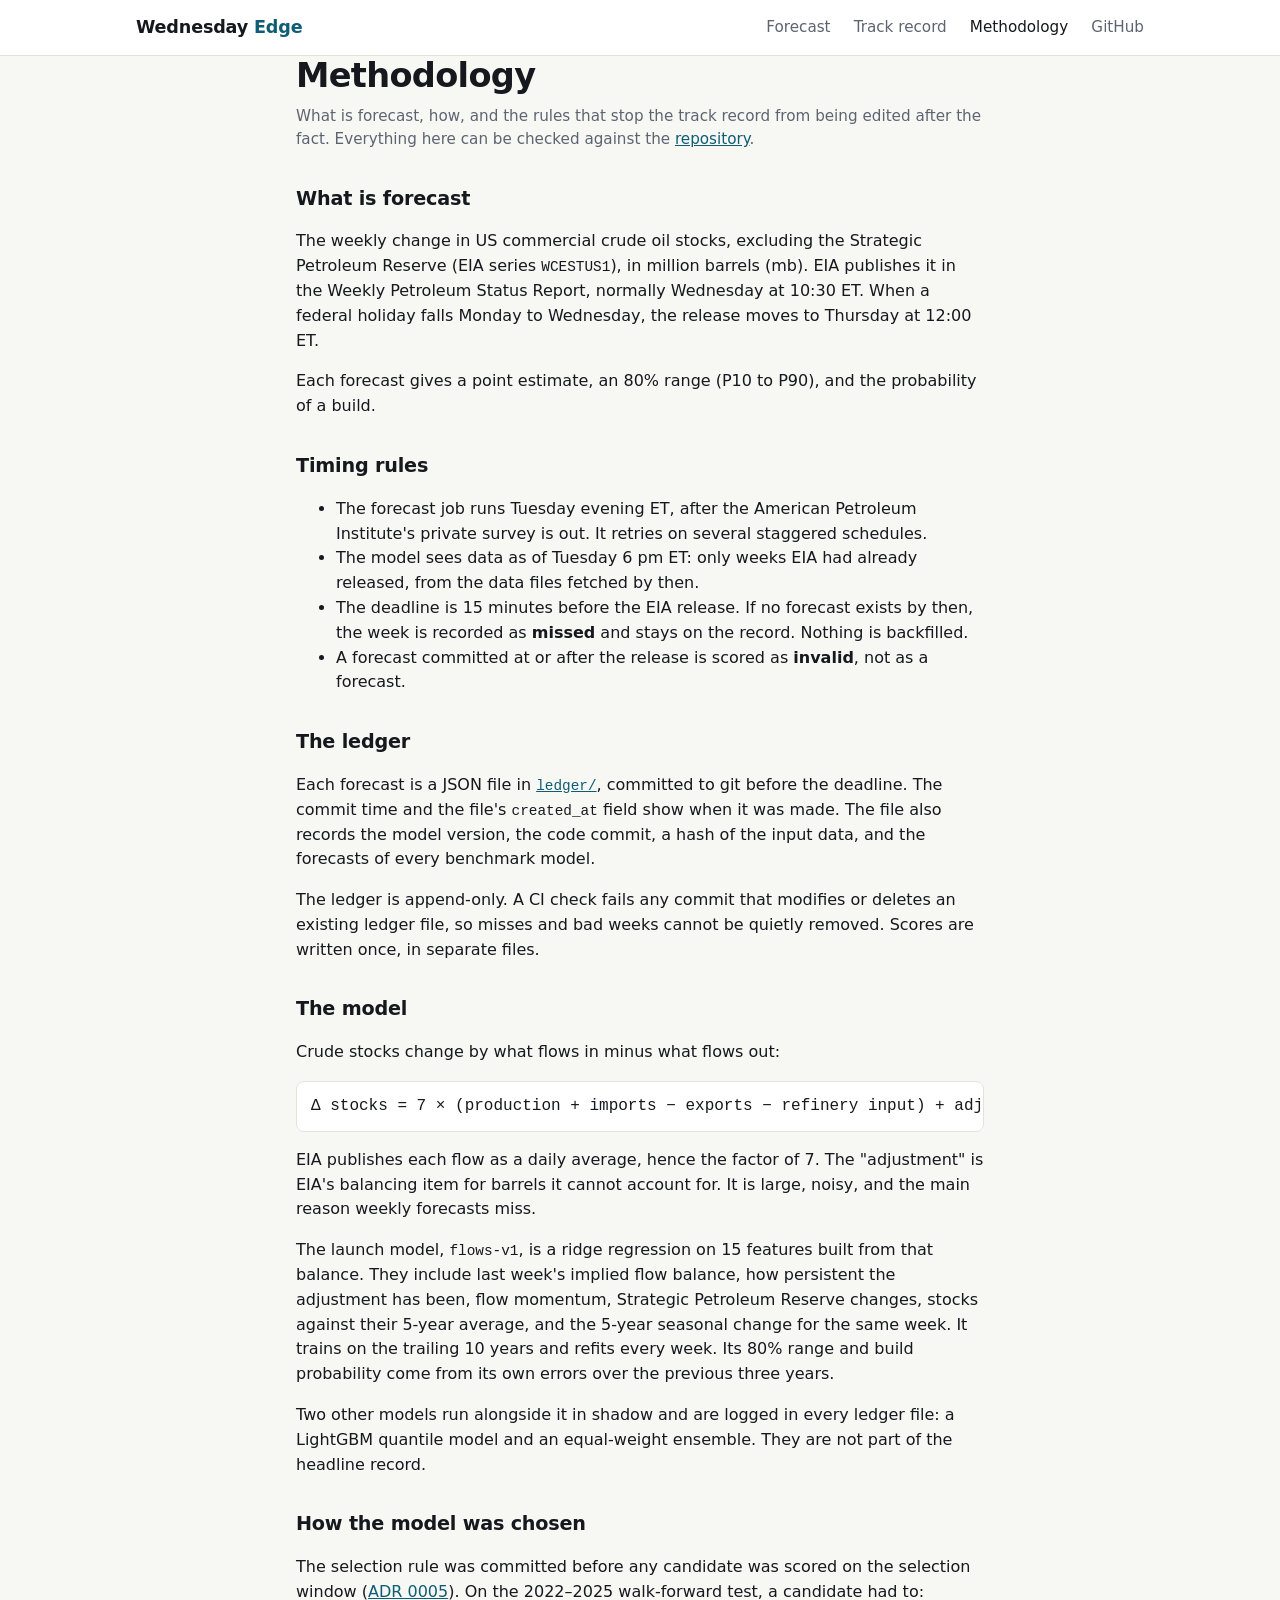
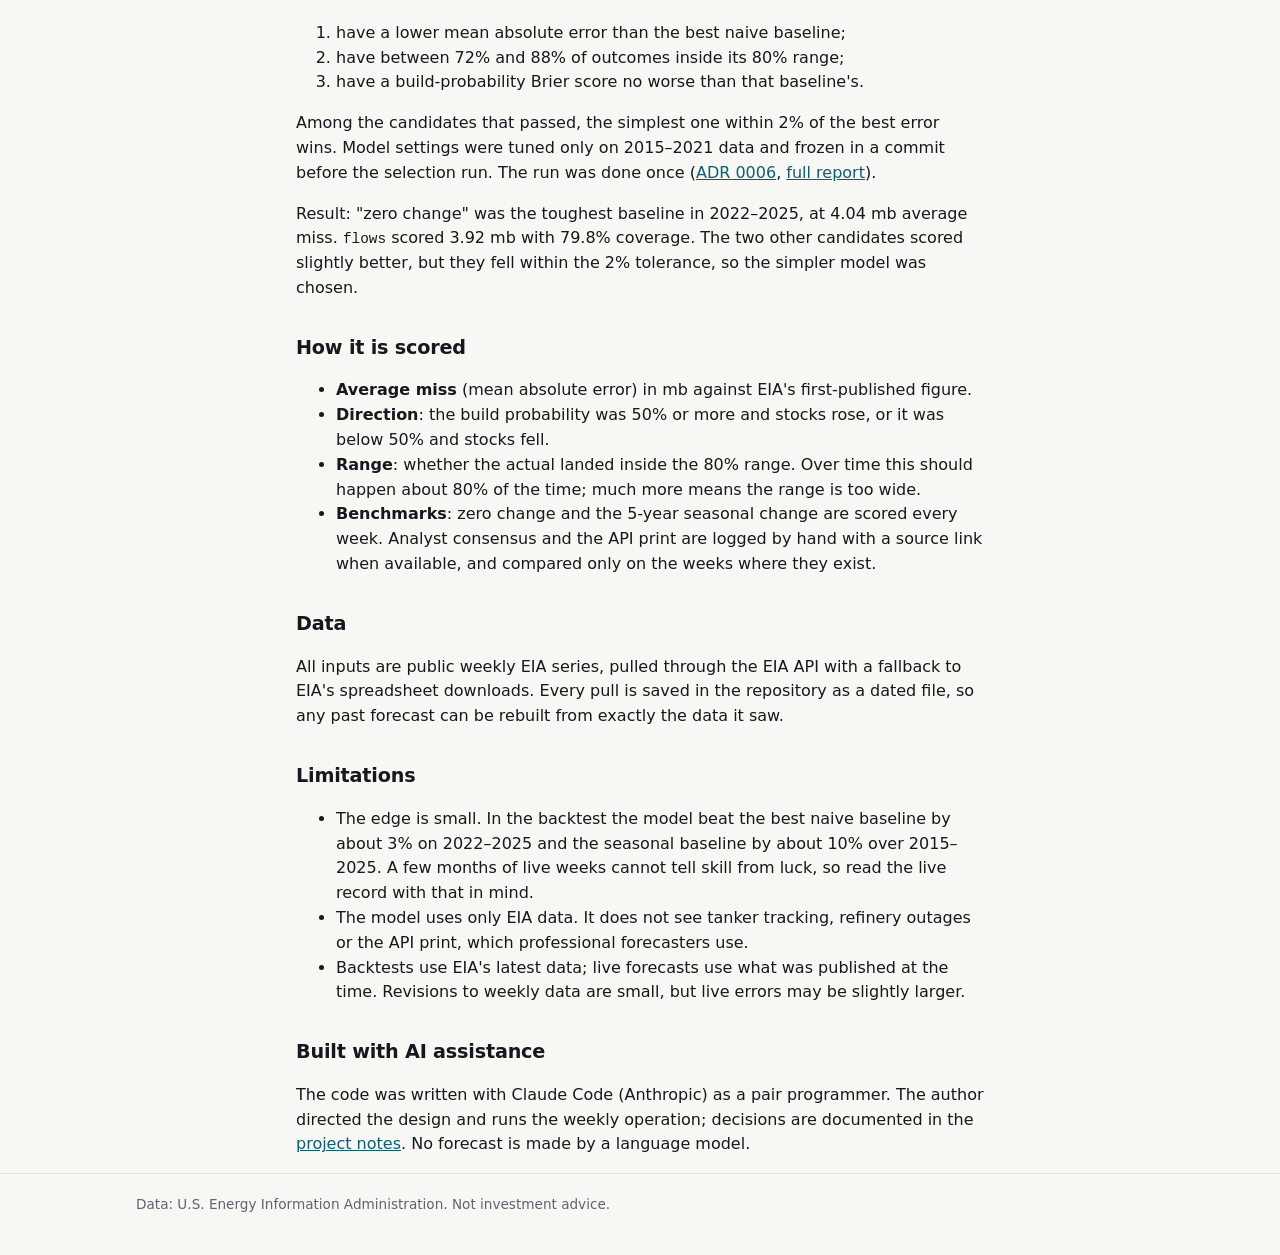
<file: site/methodology.html>
<!doctype html>
<html lang="en">
<head>
  <meta charset="utf-8">
  <meta name="viewport" content="width=device-width, initial-scale=1">
  <title>Methodology · Wednesday Edge</title>
  <meta name="description" content="How Wednesday Edge forecasts the weekly change in US commercial crude inventories, and the rules that keep its track record honest.">
  <link rel="stylesheet" href="style.css">
  <link rel="icon" href="data:image/svg+xml,<svg xmlns='http://www.w3.org/2000/svg' viewBox='0 0 16 16'><rect width='16' height='16' rx='3' fill='%230f5d75'/><path d='M3 11l3-4 3 2 4-5' stroke='white' stroke-width='1.6' fill='none'/></svg>">
</head>
<body>
  <header class="site">
    <div class="wrap">
      <a class="brand" href="./">Wednesday <span>Edge</span></a>
      <nav>
        <a href="./">Forecast</a>
        <a href="./#record">Track record</a>
        <a href="methodology.html" aria-current="page">Methodology</a>
        <a href="https://github.com/balthazarschmitt/wednesday-edge">GitHub</a>
      </nav>
    </div>
  </header>

  <main class="wrap prose">
    <h1>Methodology</h1>
    <p class="sub">What is forecast, how, and the rules that stop the track record from being edited after the fact. Everything here can be checked against the <a href="https://github.com/balthazarschmitt/wednesday-edge">repository</a>.</p>

    <h2>What is forecast</h2>
    <p>The weekly change in US commercial crude oil stocks, excluding the Strategic Petroleum Reserve (EIA series <code>WCESTUS1</code>), in million barrels (mb). EIA publishes it in the Weekly Petroleum Status Report, normally Wednesday at 10:30 ET. When a federal holiday falls Monday to Wednesday, the release moves to Thursday at 12:00 ET.</p>
    <p>Each forecast gives a point estimate, an 80% range (P10 to P90), and the probability of a build.</p>

    <h2>Timing rules</h2>
    <ul>
      <li>The forecast job runs Tuesday evening ET, after the American Petroleum Institute's private survey is out. It retries on several staggered schedules.</li>
      <li>The model sees data as of Tuesday 6 pm ET: only weeks EIA had already released, from the data files fetched by then.</li>
      <li>The deadline is 15 minutes before the EIA release. If no forecast exists by then, the week is recorded as <strong>missed</strong> and stays on the record. Nothing is backfilled.</li>
      <li>A forecast committed at or after the release is scored as <strong>invalid</strong>, not as a forecast.</li>
    </ul>

    <h2>The ledger</h2>
    <p>Each forecast is a JSON file in <a href="https://github.com/balthazarschmitt/wednesday-edge/tree/main/ledger"><code>ledger/</code></a>, committed to git before the deadline. The commit time and the file's <code>created_at</code> field show when it was made. The file also records the model version, the code commit, a hash of the input data, and the forecasts of every benchmark model.</p>
    <p>The ledger is append-only. A CI check fails any commit that modifies or deletes an existing ledger file, so misses and bad weeks cannot be quietly removed. Scores are written once, in separate files.</p>

    <h2>The model</h2>
    <p>Crude stocks change by what flows in minus what flows out:</p>
    <pre>Δ stocks = 7 × (production + imports − exports − refinery input) + adjustment</pre>
    <p>EIA publishes each flow as a daily average, hence the factor of 7. The "adjustment" is EIA's balancing item for barrels it cannot account for. It is large, noisy, and the main reason weekly forecasts miss.</p>
    <p>The launch model, <code>flows-v1</code>, is a ridge regression on 15 features built from that balance. They include last week's implied flow balance, how persistent the adjustment has been, flow momentum, Strategic Petroleum Reserve changes, stocks against their 5-year average, and the 5-year seasonal change for the same week. It trains on the trailing 10 years and refits every week. Its 80% range and build probability come from its own errors over the previous three years.</p>
    <p>Two other models run alongside it in shadow and are logged in every ledger file: a LightGBM quantile model and an equal-weight ensemble. They are not part of the headline record.</p>

    <h2>How the model was chosen</h2>
    <p>The selection rule was committed before any candidate was scored on the selection window (<a href="https://github.com/balthazarschmitt/wednesday-edge/blob/main/pm/adr/0005-baselines-and-selection-rule.md">ADR 0005</a>). On the 2022–2025 walk-forward test, a candidate had to:</p>
    <ol>
      <li>have a lower mean absolute error than the best naive baseline;</li>
      <li>have between 72% and 88% of outcomes inside its 80% range;</li>
      <li>have a build-probability Brier score no worse than that baseline's.</li>
    </ol>
    <p>Among the candidates that passed, the simplest one within 2% of the best error wins. Model settings were tuned only on 2015–2021 data and frozen in a commit before the selection run. The run was done once (<a href="https://github.com/balthazarschmitt/wednesday-edge/blob/main/pm/adr/0006-model-selection.md">ADR 0006</a>, <a href="https://github.com/balthazarschmitt/wednesday-edge/blob/main/reports/backtest/all.md">full report</a>).</p>
    <p>Result: "zero change" was the toughest baseline in 2022–2025, at 4.04 mb average miss. <code>flows</code> scored 3.92 mb with 79.8% coverage. The two other candidates scored slightly better, but they fell within the 2% tolerance, so the simpler model was chosen.</p>

    <h2>How it is scored</h2>
    <ul>
      <li><strong>Average miss</strong> (mean absolute error) in mb against EIA's first-published figure.</li>
      <li><strong>Direction</strong>: the build probability was 50% or more and stocks rose, or it was below 50% and stocks fell.</li>
      <li><strong>Range</strong>: whether the actual landed inside the 80% range. Over time this should happen about 80% of the time; much more means the range is too wide.</li>
      <li><strong>Benchmarks</strong>: zero change and the 5-year seasonal change are scored every week. Analyst consensus and the API print are logged by hand with a source link when available, and compared only on the weeks where they exist.</li>
    </ul>

    <h2>Data</h2>
    <p>All inputs are public weekly EIA series, pulled through the EIA API with a fallback to EIA's spreadsheet downloads. Every pull is saved in the repository as a dated file, so any past forecast can be rebuilt from exactly the data it saw.</p>

    <h2>Limitations</h2>
    <ul>
      <li>The edge is small. In the backtest the model beat the best naive baseline by about 3% on 2022–2025 and the seasonal baseline by about 10% over 2015–2025. A few months of live weeks cannot tell skill from luck, so read the live record with that in mind.</li>
      <li>The model uses only EIA data. It does not see tanker tracking, refinery outages or the API print, which professional forecasters use.</li>
      <li>Backtests use EIA's latest data; live forecasts use what was published at the time. Revisions to weekly data are small, but live errors may be slightly larger.</li>
    </ul>

    <h2>Built with AI assistance</h2>
    <p>The code was written with Claude Code (Anthropic) as a pair programmer. The author directed the design and runs the weekly operation; decisions are documented in the <a href="https://github.com/balthazarschmitt/wednesday-edge/tree/main/pm">project notes</a>. No forecast is made by a language model.</p>
  </main>

  <footer>
    <div class="wrap">Data: U.S. Energy Information Administration. Not investment advice.</div>
  </footer>
</body>
</html>
</file>
<file: site/style.css>
:root {
  --bg: #f7f7f4;
  --surface: #ffffff;
  --ink: #16181d;
  --muted: #5d6470;
  --line: #e3e3dd;
  --accent: #0f5d75;
  --accent-soft: #d8ebf0;
  --build: #2f6fb3;
  --draw: #c8692c;
  --band: rgba(15, 93, 117, 0.16);
  --ok: #1d7a46;
  --warn: #a86a00;
  --bad: #b3261e;
  --mono: ui-monospace, "SF Mono", "Cascadia Mono", Consolas, monospace;
  --sans: system-ui, -apple-system, "Segoe UI", Roboto, sans-serif;
  color-scheme: light;
}

@media (prefers-color-scheme: dark) {
  :root {
    --bg: #111317;
    --surface: #191c21;
    --ink: #e8e9ec;
    --muted: #9aa1ad;
    --line: #2b2f36;
    --accent: #5fb3c9;
    --accent-soft: #1b3640;
    --build: #6aa5e6;
    --draw: #e89a62;
    --band: rgba(95, 179, 201, 0.2);
    --ok: #4cc283;
    --warn: #e0a33a;
    --bad: #f07167;
    color-scheme: dark;
  }
}

* { box-sizing: border-box; }

body {
  margin: 0;
  background: var(--bg);
  color: var(--ink);
  font: 16px/1.55 var(--sans);
  -webkit-font-smoothing: antialiased;
}

a { color: var(--accent); }

.wrap { max-width: 1040px; margin: 0 auto; padding: 0 16px; }

header.site {
  border-bottom: 1px solid var(--line);
  background: var(--surface);
}
header.site .wrap {
  display: flex; align-items: center; justify-content: space-between;
  gap: 12px; padding-top: 14px; padding-bottom: 14px; flex-wrap: wrap;
}
.brand { font-weight: 700; letter-spacing: -0.01em; font-size: 1.1rem; color: var(--ink); text-decoration: none; }
.brand span { color: var(--accent); }
nav a { margin-left: 18px; text-decoration: none; color: var(--muted); font-size: 0.95rem; }
nav a:hover, nav a[aria-current] { color: var(--ink); }

.banner {
  background: var(--accent-soft); color: var(--ink);
  font-size: 0.9rem; padding: 10px 0; border-bottom: 1px solid var(--line);
}

main { padding: 28px 0 56px; }
section { margin-top: 36px; }
h1 { font-size: clamp(1.5rem, 3.6vw, 2.1rem); line-height: 1.2; margin: 0 0 8px; letter-spacing: -0.02em; }
h2 { font-size: 1.2rem; margin: 0 0 4px; letter-spacing: -0.01em; }
.sub { color: var(--muted); margin: 0 0 16px; font-size: 0.95rem; }

.card {
  background: var(--surface); border: 1px solid var(--line);
  border-radius: 10px; padding: 20px;
}

.hero { display: grid; grid-template-columns: 1.1fr 1fr; gap: 20px; align-items: stretch; }
.hero > *, .stats > * { min-width: 0; }
.big { font: 700 clamp(2.6rem, 8vw, 3.8rem)/1 var(--sans); letter-spacing: -0.03em; margin: 6px 0 4px; }
.big.build { color: var(--build); }
.big.draw { color: var(--draw); }
.kv { display: grid; grid-template-columns: auto 1fr; gap: 6px 16px; margin: 14px 0 0; font-size: 0.95rem; }
.kv dt { color: var(--muted); }
.kv dd { margin: 0; font-variant-numeric: tabular-nums; }
.eyebrow { text-transform: uppercase; font-size: 0.75rem; letter-spacing: 0.08em; color: var(--muted); font-weight: 600; }

.pill {
  display: inline-flex; align-items: center; gap: 6px;
  font-size: 0.8rem; font-weight: 600; padding: 3px 10px; border-radius: 999px;
  border: 1px solid currentColor;
}
.pill::before { content: ""; width: 7px; height: 7px; border-radius: 50%; background: currentColor; }
.pill.ok { color: var(--ok); }
.pill.warn, .pill.stale { color: var(--warn); }
.pill.bad { color: var(--bad); }

.stats { display: grid; grid-template-columns: repeat(auto-fit, minmax(150px, 1fr)); gap: 12px; }
.stat .n { font: 700 1.6rem/1.1 var(--sans); font-variant-numeric: tabular-nums; }
.stat .l { color: var(--muted); font-size: 0.85rem; }

.table-scroll { overflow-x: auto; -webkit-overflow-scrolling: touch; }
table { width: 100%; border-collapse: collapse; font-size: 0.92rem; font-variant-numeric: tabular-nums; }
th, td { text-align: right; padding: 8px 10px; border-bottom: 1px solid var(--line); white-space: nowrap; }
th:first-child, td:first-child { text-align: left; }
th { font-weight: 600; color: var(--muted); font-size: 0.8rem; text-transform: uppercase; letter-spacing: 0.04em; }
tr.hl td { background: var(--accent-soft); font-weight: 600; }
td.yes { color: var(--ok); }
td.no { color: var(--bad); }
.empty { color: var(--muted); padding: 22px; text-align: center; }

.chart svg { width: 100%; height: auto; display: block; }
.chart .axis { stroke: var(--line); }
.chart text { fill: var(--muted); font: 11px var(--sans); }
.legend { display: flex; gap: 16px; flex-wrap: wrap; font-size: 0.85rem; color: var(--muted); margin-top: 8px; }
.legend i { display: inline-block; width: 12px; height: 12px; border-radius: 2px; margin-right: 6px; vertical-align: -1px; }

.prose { max-width: 720px; }
.prose h2 { margin-top: 32px; }
.prose code, .mono { font-family: var(--mono); font-size: 0.9em; }
.prose pre { background: var(--surface); border: 1px solid var(--line); border-radius: 8px; padding: 12px 14px; overflow-x: auto; }

footer { border-top: 1px solid var(--line); color: var(--muted); font-size: 0.85rem; padding: 20px 0 40px; }

@media (max-width: 760px) {
  .hero { grid-template-columns: 1fr; }
  nav a { margin-left: 12px; }
  .card { padding: 16px; }
}
</file>
